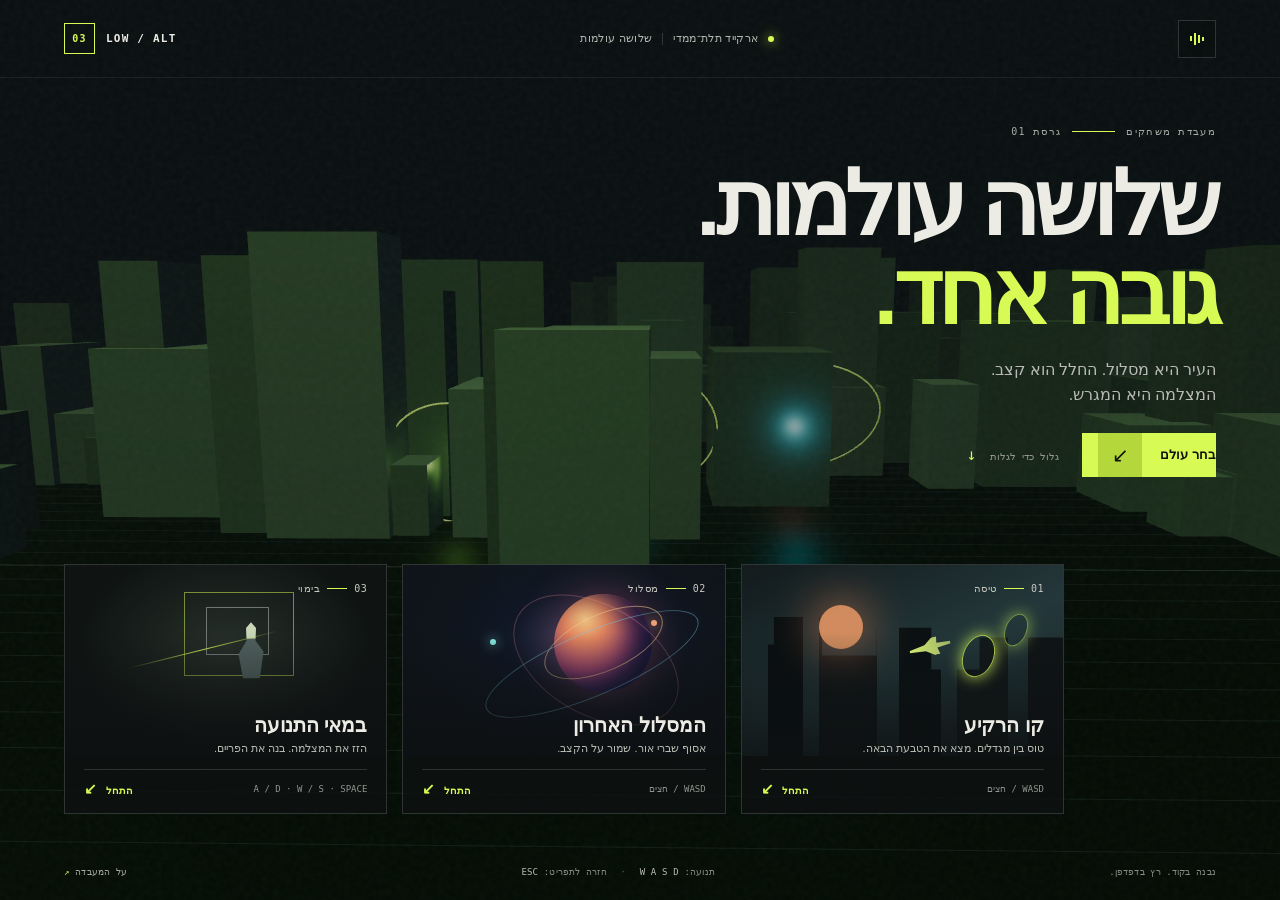
<file: index.html>
<!doctype html>
<html lang="he" dir="rtl">
<head>
  <meta charset="utf-8">
  <meta name="viewport" content="width=device-width, initial-scale=1, viewport-fit=cover">
  <meta name="theme-color" content="#080a0c">
  <meta name="description" content="שלושה עולמות תלת־ממדיים שאפשר לשחק בהם בדפדפן.">
  <link rel="icon" href="data:image/svg+xml,%3Csvg xmlns='http://www.w3.org/2000/svg' viewBox='0 0 64 64'%3E%3Crect width='64' height='64' fill='%23080a0c'/%3E%3Cpath d='M8 32h48M32 8v48' stroke='%23d8fa55' stroke-width='3'/%3E%3Ccircle cx='32' cy='32' r='10' fill='none' stroke='%23d8fa55' stroke-width='3'/%3E%3C/svg%3E">
  <title>טיסה נמוכה · מעבדת משחקים תלת־ממדיים</title>
  <link rel="stylesheet" href="/src/style.css">
</head>
<body>
  <canvas id="world" aria-label="עולם תלת־ממדי אינטראקטיבי"></canvas>
  <div class="grain" aria-hidden="true"></div>
  <header class="topbar">
    <a class="brand" href="/" aria-label="חזרה למעבדה">
      <span class="brand-mark">03</span><span>LOW / ALT</span>
    </a>
    <div class="topbar-meta"><span class="live-dot"></span><span>ארקייד תלת־ממדי</span><span class="meta-divider"></span><span>שלושה עולמות</span></div>
    <button id="soundToggle" class="icon-button" aria-label="השתק או הפעל צלילים"><span class="sound-bars"><i></i><i></i><i></i><i></i></span></button>
  </header>

  <main id="hub" class="hub">
    <section class="hero-copy">
      <p class="eyebrow"><span>מעבדת משחקים</span><span class="eyebrow-line"></span><span>גרסת 01</span></p>
      <h1>שלושה עולמות.<br><em>גובה אחד.</em></h1>
      <p class="hero-description">העיר היא מסלול. החלל הוא קצב.<br>המצלמה היא המגרש.</p>
      <div class="hero-actions"><button class="primary-button" id="jumpIn"><span>בחר עולם</span><b>↙</b></button><span class="scroll-note">גלול כדי לגלות <span>↓</span></span></div>
    </section>
    <section class="game-grid" aria-label="בחר משחק">
      <button class="game-card card-flight" data-game="flight">
        <span class="card-index">01 <i></i> טיסה</span>
        <span class="card-art art-city"><span class="art-sun"></span><span class="art-plane"></span><span class="art-ring r1"></span><span class="art-ring r2"></span></span>
        <span class="card-title">קו הרקיע</span><span class="card-copy">טוס בין מגדלים. מצא את הטבעת הבאה.</span>
        <span class="card-bottom"><span>WASD / חצים</span><b>התחל <i>↙</i></b></span>
      </button>
      <button class="game-card card-orbit" data-game="orbit">
        <span class="card-index">02 <i></i> מסלול</span>
        <span class="card-art art-orbit"><span class="planet"></span><span class="orbit-line o1"></span><span class="orbit-line o2"></span><span class="orbit-dot d1"></span><span class="orbit-dot d2"></span></span>
        <span class="card-title">המסלול האחרון</span><span class="card-copy">אסוף שברי אור. שמור על הקצב.</span>
        <span class="card-bottom"><span>WASD / חצים</span><b>התחל <i>↙</i></b></span>
      </button>
      <button class="game-card card-camera" data-game="camera">
        <span class="card-index">03 <i></i> בימוי</span>
        <span class="card-art art-camera"><span class="camera-frame f1"></span><span class="camera-frame f2"></span><span class="camera-subject"></span><span class="camera-ray"></span></span>
        <span class="card-title">במאי התנועה</span><span class="card-copy">הזז את המצלמה. בנה את הפריים.</span>
      <span class="card-bottom"><span>A / D · W / S · SPACE</span><b>התחל <i>↙</i></b></span>
      </button>
    </section>
    <footer class="hub-footer"><span>נבנה בקוד. רץ בדפדפן.</span><span>תנועה: <kbd>W A S D</kbd> <span class="footer-sep">·</span> חזרה לתפריט: <kbd>ESC</kbd></span><a href="/presentation/">על המעבדה <span>↗</span></a></footer>
  </main>

  <aside id="gameHud" class="game-hud" aria-live="polite">
    <button id="backButton" class="back-button"><span>↗</span> כל העולמות</button>
    <div class="hud-title"><span id="hudIndex">01</span><div><h2 id="hudName"></h2><p id="hudObjective"></p></div></div>
    <div class="hud-stats"><div><span class="stat-label">ניקוד</span><b id="score">000</b></div><div><span class="stat-label">זמן</span><b id="timer">00:00</b></div><div class="progress-stat"><span class="stat-label">התקדמות</span><div class="progress-track"><i id="progressFill"></i></div></div></div>
    <p class="controls-hint" id="controlsHint"></p>
    <div class="toast" id="toast" role="status"></div>
  </aside>

  <div class="crosshair" id="crosshair" aria-hidden="true"><i></i><i></i><b></b></div>
  <div class="mobile-controls" id="mobileControls" aria-label="פקדי תנועה"><button data-key="ArrowUp">↑</button><div><button data-key="ArrowLeft">←</button><button data-key="ArrowDown">↓</button><button data-key="ArrowRight">→</button></div><button id="actionButton" class="action-button">צלם פריים</button></div>

  <script type="module" src="/src/main.js"></script>
</body>
</html>
</file>
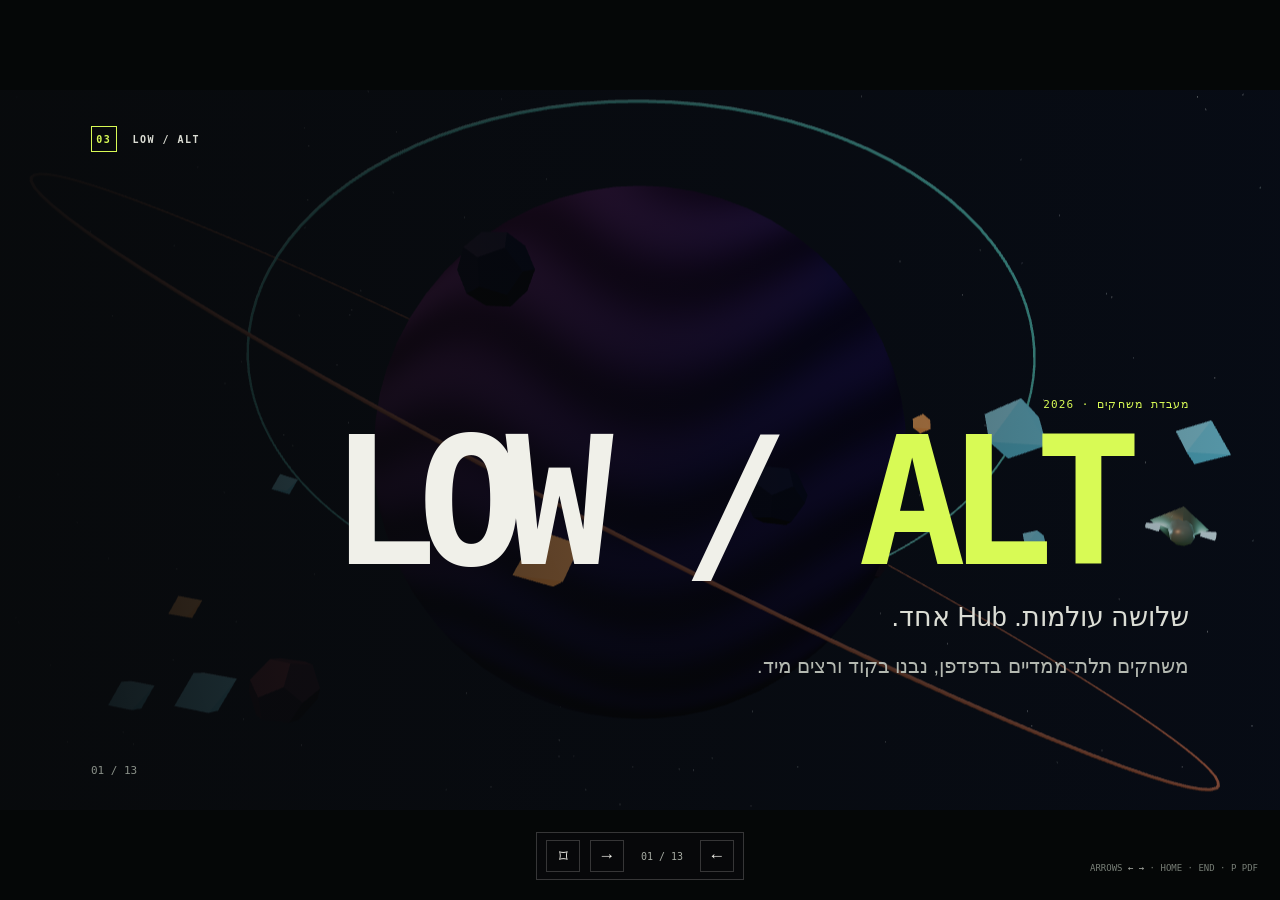
<file: presentation/index.html>
<!doctype html>
<html lang="he" dir="rtl">
<head>
  <meta charset="utf-8"><meta name="viewport" content="width=device-width,initial-scale=1">
  <meta name="theme-color" content="#080a0c"><title>LOW / ALT · מצגת מעבדת המשחקים</title>
  <style>
    :root{--bg:#080a0c;--panel:#111616;--ink:#f0f0e9;--muted:#b4b9b1;--line:rgba(240,240,233,.2);--acid:#d8fa55;--cyan:#8df6ee;--rust:#ff956d;font-family:Arial,"Helvetica Neue",sans-serif;color-scheme:dark}*{box-sizing:border-box}html,body{margin:0;width:100%;height:100%;background:var(--bg);color:var(--ink)}body{overflow:hidden}.deck{position:fixed;inset:0;display:grid;place-items:center;background:#050707}.slide{position:absolute;width:min(100vw,calc(100vh * 16 / 9));height:min(100vh,calc(100vw * 9 / 16));aspect-ratio:16/9;overflow:hidden;background:var(--bg);opacity:0;visibility:hidden;transform:translateY(8px);transition:opacity .28s ease,transform .35s ease;padding:6.2% 7.1% 7.4%;display:flex;flex-direction:column;justify-content:center}.slide.active{opacity:1;visibility:visible;transform:none}.slide:before{content:"";position:absolute;inset:0;z-index:0;background:radial-gradient(ellipse at 12% 82%,rgba(141,246,238,.09),transparent 35%),radial-gradient(ellipse at 88% 11%,rgba(216,250,85,.07),transparent 30%),linear-gradient(133deg,rgba(255,255,255,.025),transparent 48%);pointer-events:none}.slide>*{position:relative;z-index:1}.slide-number{position:absolute;bottom:4.6%;left:7.1%;font:11px Menlo,monospace;color:#888f87;direction:ltr}.brand{position:absolute;top:5%;left:7.1%;font:600 10px Menlo,monospace;letter-spacing:.15em;color:#dbddd4;direction:ltr}.brand i{display:inline-grid;place-items:center;width:26px;height:26px;margin-right:8px;border:1px solid var(--acid);font-style:normal;color:var(--acid)}.eyebrow{font:500 11px Menlo,monospace;color:var(--acid);letter-spacing:.1em;margin:0 0 16px;text-transform:uppercase}.title{font-weight:800;font-size:clamp(36px,5.1vw,72px);letter-spacing:-.045em;line-height:1.04;margin:0 0 20px;max-width:860px}.title em{color:var(--acid);font-style:normal}.subtitle{font-size:clamp(18px,2.1vw,29px);line-height:1.35;color:#dbddd5;margin:0 0 14px}.body{max-width:670px;font-size:clamp(16px,1.55vw,21px);line-height:1.63;color:var(--muted);margin:0}.note{font:12px Menlo,monospace;color:#959c93;line-height:1.65;margin-top:22px}.cover{justify-content:flex-end;padding-bottom:10%}.cover .title{font:800 clamp(70px,14vw,192px) Menlo,monospace;letter-spacing:-.11em;line-height:.84;direction:ltr;text-align:left;margin:0 0 22px;color:var(--ink)}.cover .title em{color:var(--acid)}.cover .subtitle{max-width:800px}.cover .body{max-width:590px}.cover:before{background:linear-gradient(90deg,rgba(8,10,12,.97),rgba(8,10,12,.54) 58%,rgba(8,10,12,.2)),url('assets/cover-art.png') 50% 47%/cover,radial-gradient(circle at 70% 30%,#304143,#080a0c 55%)}.split,.game,.game-slide{display:grid;grid-template-columns:1fr .95fr;gap:5.5%;align-items:center}.split .copy,.game-slide .copy{max-width:100%;}.image-frame{height:72%;width:100%;min-height:250px;overflow:hidden;border:1px solid var(--line);position:relative;background:#151a1a}.image-frame img{width:100%;height:100%;object-fit:cover;display:block}.image-frame:after{content:"";position:absolute;inset:55% 0 0;background:linear-gradient(transparent,rgba(8,10,12,.55))}.game-slide .image-frame{height:74%}.image-label{position:absolute;left:15px;bottom:13px;z-index:2;font:10px Menlo,monospace;color:#f1f2ea;direction:ltr}.tags{display:flex;flex-wrap:wrap;gap:8px;margin-top:20px}.tag{border:1px solid var(--line);padding:7px 10px;color:#c6cbc2;font:10px Menlo,monospace;direction:ltr}.controls{color:var(--acid);font:12px Menlo,monospace;margin-top:19px;direction:ltr;text-align:right}.timeline{display:grid;grid-template-columns:repeat(4,1fr);gap:12px;margin-top:40px}.timeline-card,.pack-card,.check-row,.metric{border:1px solid var(--line);background:rgba(255,255,255,.025)}.timeline-card{min-height:150px;padding:18px 16px}.num{font:12px Menlo,monospace;color:var(--acid);display:block;margin-bottom:24px}.timeline-card h3,.pack-card h3{font-size:20px;margin:0 0 8px}.timeline-card p,.pack-card p{font-size:14px;line-height:1.55;color:var(--muted);margin:0}.metric-grid{display:grid;grid-template-columns:repeat(4,1fr);gap:13px;margin:30px 0 18px}.metric{padding:19px 17px;min-height:115px}.metric b{font:700 clamp(33px,4vw,55px) Menlo,monospace;color:var(--acid);display:block;direction:ltr;text-align:right}.metric span{font-size:13px;color:var(--muted)}.pack-grid{display:grid;grid-template-columns:repeat(3,1fr);gap:12px;margin-top:27px}.pack-card{padding:18px;min-height:135px}.pack-card h3{font:600 14px Menlo,monospace;color:var(--acid);direction:ltr;text-align:left}.checklist{display:grid;grid-template-columns:1fr 1fr;gap:12px;margin-top:26px}.check-row{padding:14px 14px 14px 12px;display:flex;align-items:center;gap:11px;font-size:15px;color:#daddd5;line-height:1.4}.check-row i{width:18px;height:18px;flex:none;border:1px solid var(--acid);display:grid;place-items:center;color:var(--acid);font:12px Menlo,monospace;font-style:normal}.links{display:flex;flex-wrap:wrap;gap:10px;margin-top:28px}.links a{color:var(--bg);background:var(--acid);padding:12px 17px;text-decoration:none;font-size:13px;font-weight:700}.links a:last-child{background:transparent;border:1px solid var(--line);color:var(--ink)}.source-link{color:var(--cyan);font:12px Menlo,monospace;direction:ltr;display:inline-block;margin-top:18px}.controls-bar{position:fixed;z-index:10;left:50%;bottom:20px;transform:translateX(-50%);display:flex;align-items:center;gap:10px;padding:7px 9px;background:rgba(8,10,12,.88);border:1px solid var(--line);backdrop-filter:blur(12px)}.controls-bar button{width:34px;height:32px;border:1px solid var(--line);background:transparent;color:var(--ink);cursor:pointer;font-size:17px}.controls-bar button:hover{border-color:var(--acid);color:var(--acid)}.counter{min-width:56px;text-align:center;color:#a5aaa2;font:10px Menlo,monospace;direction:ltr}.progress{position:fixed;z-index:11;inset:0 auto auto 0;height:3px;width:0;background:var(--acid);transition:width .25s}.help{position:fixed;z-index:5;right:22px;bottom:27px;color:#777e76;font:9px Menlo,monospace;direction:ltr}.help kbd{color:#b7bbb3;font:9px Menlo,monospace}@media(max-width:700px){.slide{padding:10% 7% 14%}.title{font-size:clamp(34px,8vw,52px)}.split,.game,.game-slide{grid-template-columns:1fr;grid-template-rows:auto 36%;gap:18px}.image-frame,.game-slide .image-frame{height:100%;min-height:140px}.split .body,.game-slide .body{font-size:14px}.timeline{grid-template-columns:repeat(2,1fr);gap:8px;margin-top:18px}.timeline-card{min-height:105px;padding:12px}.timeline-card .num{margin-bottom:8px}.timeline-card h3{font-size:16px}.timeline-card p,.pack-card p{font-size:11px}.metric-grid{grid-template-columns:repeat(2,1fr);gap:8px;margin:16px 0}.metric{min-height:70px;padding:9px}.metric b{font-size:30px}.metric span{font-size:10px}.pack-grid{gap:7px;margin-top:16px}.pack-card{padding:10px;min-height:100px}.pack-card h3{font-size:10px}.checklist{gap:7px;margin-top:15px}.check-row{font-size:11px;padding:9px;gap:7px}.check-row i{width:14px;height:14px}.note{font-size:10px;margin-top:12px}.controls-bar{bottom:10px}.help{display:none}.cover .title{font-size:clamp(56px,16vw,105px)}.slide-number{bottom:3.7%}}
    @media print{@page{size:13.333in 7.5in;margin:0}html,body{width:13.333in;height:auto;background:var(--bg);overflow:visible;display:block}.deck{position:static;width:13.333in;height:auto;background:var(--bg);overflow:visible;display:block}.slide{display:flex!important;position:relative;visibility:visible;opacity:1;transform:none;width:13.333in;height:7.5in;page-break-after:always;break-after:page;box-shadow:none}.slide:last-child{page-break-after:auto;break-after:auto}.controls-bar,.progress,.help{display:none!important}}
  </style>
</head>
<body>
  <div class="deck" id="deck"></div><div class="progress" id="progress"></div>
  <div class="controls-bar"><button id="prev" aria-label="שקופית קודמת">←</button><span class="counter" id="counter">01 / 13</span><button id="next" aria-label="שקופית הבאה">→</button><button id="print" aria-label="הדפסה או PDF">⌑</button></div>
  <div class="help">ARROWS <kbd>←</kbd> <kbd>→</kbd> · HOME · END · P PDF</div>
  <script type="module">
    import data from './deck.json' with { type: 'json' };
    const deck=document.querySelector('#deck');
    const escapeHtml=s=>String(s||'').replace(/[&<>"']/g,c=>({'&':'&amp;','<':'&lt;','>':'&gt;','"':'&quot;',"'":'&#39;'}[c]));
    function img(path,label){return `<div class="image-frame"><img src="${escapeHtml(path)}" alt="צילום מסך אמיתי מתוך המשחק"><span class="image-label">${escapeHtml(label||'LOW / ALT · LIVE FRAME')}</span></div>`}
    function tags(items){return items?.length?`<div class="tags">${items.map(x=>`<span class="tag">${escapeHtml(x)}</span>`).join('')}</div>`:''}
    function render(s,i){let content='';
      if(s.type==='cover')content=`<p class="eyebrow">${escapeHtml(s.eyebrow)}</p><h1 class="title">LOW / <em>ALT</em></h1><p class="subtitle">${escapeHtml(s.subtitle)}</p><p class="body">${escapeHtml(s.body)}</p>`;
      else if(s.type==='split')content=`<div class="copy"><p class="eyebrow">${escapeHtml(s.eyebrow)}</p><h2 class="title">${escapeHtml(s.title)}</h2><p class="body">${escapeHtml(s.body)}</p>${tags(s.tags)}<p class="note">${escapeHtml(s.note||'')}</p></div>${img(s.image,s.eyebrow)}`;
      else if(s.type==='game')content=`${img(s.image,s.eyebrow)}<div class="copy"><p class="eyebrow">${escapeHtml(s.eyebrow)}</p><h2 class="title">${escapeHtml(s.title)}</h2><p class="subtitle">${escapeHtml(s.subtitle)}</p><p class="body">${escapeHtml(s.body)}</p><p class="controls">${escapeHtml(s.controls)}</p></div>`;
      else if(s.type==='timeline')content=`<p class="eyebrow">${escapeHtml(s.eyebrow)}</p><h2 class="title">${escapeHtml(s.title)}</h2><p class="body">${escapeHtml(s.body)}</p><div class="timeline">${s.items.map(x=>`<article class="timeline-card"><span class="num">${escapeHtml(x[0])}</span><h3>${escapeHtml(x[1])}</h3><p>${escapeHtml(x[2])}</p></article>`).join('')}</div>`;
      else if(s.type==='metrics')content=`<p class="eyebrow">${escapeHtml(s.eyebrow)}</p><h2 class="title">${escapeHtml(s.title)}</h2><div class="metric-grid">${s.items.map(x=>`<div class="metric"><b>${escapeHtml(x[0])}</b><span>${escapeHtml(x[1])}</span></div>`).join('')}</div><p class="body">${escapeHtml(s.body)}</p>`;
      else if(s.type==='pack')content=`<p class="eyebrow">${escapeHtml(s.eyebrow)}</p><h2 class="title">${escapeHtml(s.title)}</h2><div class="pack-grid">${s.items.map(x=>`<article class="pack-card"><h3>${escapeHtml(x[0])}</h3><p>${escapeHtml(x[1])}</p></article>`).join('')}</div><p class="note">${escapeHtml(s.note)}</p>`;
      else if(s.type==='checklist')content=`<p class="eyebrow">${escapeHtml(s.eyebrow)}</p><h2 class="title">${escapeHtml(s.title)}</h2><div class="checklist">${s.items.map(x=>`<div class="check-row"><i>✓</i><span>${escapeHtml(x)}</span></div>`).join('')}</div>`;
      else if(s.type==='release')content=`<p class="eyebrow">${escapeHtml(s.eyebrow)}</p><h2 class="title">${escapeHtml(s.title)}</h2><p class="body">${escapeHtml(s.body)}</p><div class="links">${s.links.map(x=>`<a href="${escapeHtml(x[1])}">${escapeHtml(x[0])} ↗</a>`).join('')}</div>`;
      else content=`<p class="eyebrow">${escapeHtml(s.eyebrow)}</p><h2 class="title">${escapeHtml(s.title)}</h2><p class="body">${escapeHtml(s.body)}</p><p class="note">${escapeHtml(s.note)}</p><a class="source-link" href="${escapeHtml(s.link)}">${escapeHtml(s.link)}</a>`;
      return `<section class="slide ${s.type} ${i===0?'active':''}" aria-label="שקופית ${i+1}"><span class="brand"><i>03</i> LOW / ALT</span>${content}<span class="slide-number">${String(i+1).padStart(2,'0')} / ${String(data.slides.length).padStart(2,'0')}</span></section>`;
    }
    deck.innerHTML=data.slides.map(render).join('');
    const slides=[...document.querySelectorAll('.slide')];let current=0;
    function show(n){current=Math.max(0,Math.min(slides.length-1,n));slides.forEach((s,i)=>s.classList.toggle('active',i===current));document.querySelector('#counter').textContent=`${String(current+1).padStart(2,'0')} / ${String(slides.length).padStart(2,'0')}`;document.querySelector('#progress').style.width=((current+1)/slides.length*100)+'%';history.replaceState(null,'','#'+(current+1));}
    document.querySelector('#prev').onclick=()=>show(current-1);document.querySelector('#next').onclick=()=>show(current+1);document.querySelector('#print').onclick=()=>window.print();
    window.addEventListener('keydown',e=>{if(e.key==='ArrowLeft'||e.key==='PageDown')show(current+1);if(e.key==='ArrowRight'||e.key==='PageUp')show(current-1);if(e.key==='Home')show(0);if(e.key==='End')show(slides.length-1);if(e.key.toLowerCase()==='p')window.print();});
    if(location.hash)show(Number(location.hash.slice(1))-1);window.__deck={ready:true,total:slides.length,go:show};
  </script>
</body>
</html>
</file>
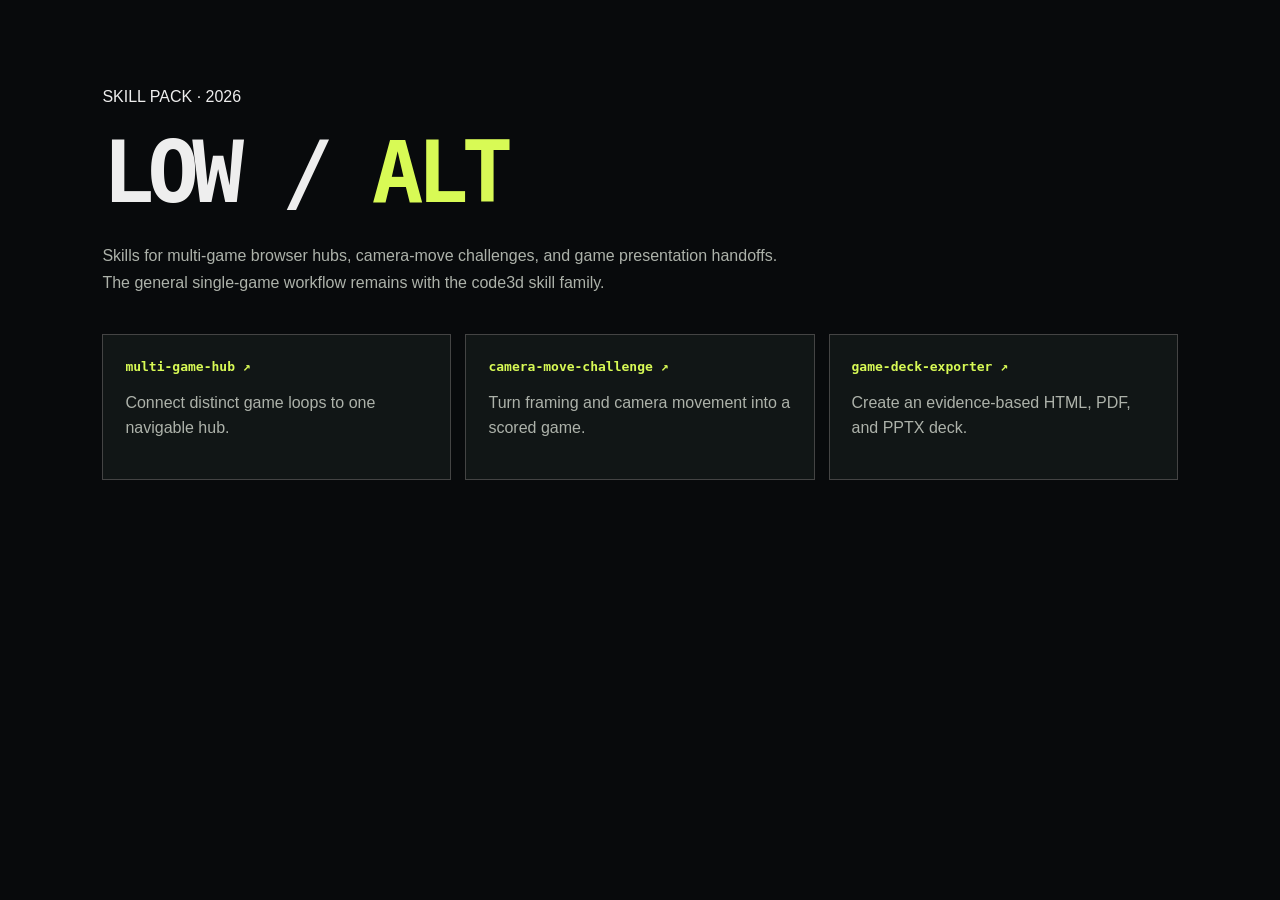
<file: skills/index.html>
<!doctype html><html lang="en"><head><meta charset="utf-8"><meta name="viewport" content="width=device-width,initial-scale=1"><title>LOW / ALT · Skill Pack</title><style>body{margin:0;background:#080a0c;color:#eee;font:16px Arial,sans-serif;padding:8vh 8vw}h1{font:700 clamp(40px,8vw,86px) Menlo,monospace;letter-spacing:-.08em;margin:0 0 20px}em{color:#d8fa55;font-style:normal}.intro{color:#adb2aa;max-width:680px;line-height:1.7}.grid{display:grid;grid-template-columns:repeat(3,1fr);gap:14px;margin-top:38px}.card{border:1px solid #444;padding:22px;background:#111616}.card a{color:#d8fa55;text-decoration:none;font:600 13px Menlo,monospace}.card p{color:#adb2aa;line-height:1.55}@media(max-width:720px){.grid{grid-template-columns:1fr}}</style></head><body><p>SKILL PACK · 2026</p><h1>LOW / <em>ALT</em></h1><p class="intro">Skills for multi-game browser hubs, camera-move challenges, and game presentation handoffs. The general single-game workflow remains with the code3d skill family.</p><section class="grid"><article class="card"><a href="multi-game-hub/SKILL.md">multi-game-hub ↗</a><p>Connect distinct game loops to one navigable hub.</p></article><article class="card"><a href="camera-move-challenge/SKILL.md">camera-move-challenge ↗</a><p>Turn framing and camera movement into a scored game.</p></article><article class="card"><a href="game-deck-exporter/SKILL.md">game-deck-exporter ↗</a><p>Create an evidence-based HTML, PDF, and PPTX deck.</p></article></section></body></html>
</file>
<file: src/style.css>
:root{color-scheme:dark;--ink:#ecebe4;--muted:#a4a69f;--line:rgba(236,235,228,.16);--acid:#d8fa55;--cyan:#8df6ee;--orange:#ff875a;--bg:#080a0c;font-family:Heebo,Arial,sans-serif}*{box-sizing:border-box}html,body{margin:0;min-height:100%;background:var(--bg);color:var(--ink)}body{min-height:100svh;overflow:hidden}button,a{-webkit-tap-highlight-color:transparent}button{font:inherit;color:inherit}#world{position:fixed;inset:0;width:100%;height:100%;z-index:0;display:block}.grain{position:fixed;inset:0;z-index:1;pointer-events:none;opacity:.08;background-image:url("data:image/svg+xml,%3Csvg viewBox='0 0 180 180' xmlns='http://www.w3.org/2000/svg'%3E%3Cfilter id='n'%3E%3CfeTurbulence type='fractalNoise' baseFrequency='.85' numOctaves='3' stitchTiles='stitch'/%3E%3C/filter%3E%3Crect width='100%25' height='100%25' filter='url(%23n)' opacity='.48'/%3E%3C/svg%3E")}.topbar{position:fixed;inset:0 0 auto;z-index:5;height:78px;padding:0 5vw;display:flex;align-items:center;justify-content:space-between;border-bottom:1px solid rgba(255,255,255,.07);direction:ltr}.brand{display:flex;gap:11px;align-items:center;color:var(--ink);text-decoration:none;font:600 11px 'Menlo',monospace;letter-spacing:.11em}.brand-mark{width:31px;height:31px;display:grid;place-items:center;border:1px solid var(--acid);color:var(--acid);font-size:10px}.topbar-meta{direction:rtl;display:flex;align-items:center;gap:10px;color:#b3b5ae;font-size:11px;letter-spacing:.03em}.live-dot{width:6px;height:6px;border-radius:50%;background:var(--acid);box-shadow:0 0 12px var(--acid)}.meta-divider{height:12px;width:1px;background:var(--line)}.icon-button{width:38px;height:38px;border:1px solid var(--line);background:rgba(9,11,12,.3);display:grid;place-items:center;cursor:pointer}.sound-bars{height:14px;display:flex;align-items:center;gap:2px}.sound-bars i{width:2px;background:var(--acid);height:5px;animation:equalize .8s ease-in-out infinite alternate}.sound-bars i:nth-child(2){height:12px;animation-delay:.2s}.sound-bars i:nth-child(3){height:8px;animation-delay:.4s}.sound-bars i:nth-child(4){height:4px;animation-delay:.1s}.muted .sound-bars i{height:2px;animation:none}@keyframes equalize{to{transform:scaleY(.35)}}.hub{position:relative;z-index:2;max-width:1500px;margin:auto;height:100svh;min-height:720px;padding:clamp(118px,14vh,176px) 5vw 86px;display:flex;flex-direction:column;justify-content:space-between;opacity:1;transition:opacity .35s,transform .45s}.hub.leaving{opacity:0;transform:scale(.985);pointer-events:none}.hero-copy{position:relative;max-width:720px}.eyebrow{display:flex;align-items:center;gap:11px;color:#a8aba4;margin:0 0 23px;font:500 10px 'Menlo',monospace;letter-spacing:.13em}.eyebrow-line{width:43px;height:1px;background:var(--acid)}h1{font-size:clamp(48px,7vw,104px);line-height:.99;letter-spacing:-.06em;margin:0;font-weight:800}h1 em{font-style:normal;color:var(--acid)}.hero-description{font-size:16px;line-height:1.55;color:#b8bab3;margin:21px 0 0}.hero-actions{display:flex;align-items:center;gap:23px;margin-top:25px}.primary-button{height:44px;padding:0 0 0 16px;display:flex;align-items:center;gap:18px;border:0;background:var(--acid);color:#10120b;font-weight:700;font-size:13px;cursor:pointer}.primary-button b{height:44px;width:44px;display:grid;place-items:center;background:#b4d83b;font:500 20px Arial}.scroll-note{font:10px 'Menlo',monospace;color:#959891}.scroll-note span{padding-right:8px;color:var(--acid);font-size:16px}.game-grid{position:relative;display:grid;grid-template-columns:repeat(3,1fr);gap:15px;max-width:1000px;width:100%;align-self:flex-end;margin-top:20px}.game-card{position:relative;text-align:right;direction:rtl;height:250px;padding:18px 19px 15px;border:1px solid rgba(255,255,255,.15);background:rgba(15,18,19,.77);overflow:hidden;cursor:pointer;display:flex;flex-direction:column;align-items:stretch;transition:border-color .25s,transform .3s,background .3s}.game-card:hover{transform:translateY(-5px);border-color:var(--acid);background:rgba(17,21,19,.9)}.card-index{position:relative;z-index:2;display:flex;align-items:center;gap:7px;color:#c8c9c2;font:10px 'Menlo',monospace;letter-spacing:.05em}.card-index i{height:1px;width:20px;background:var(--acid)}.card-art{position:absolute;inset:0 0 57px;overflow:hidden;opacity:.93}.card-art:after{content:"";position:absolute;inset:35% 0 0;background:linear-gradient(180deg,transparent,rgba(14,17,18,.8))}.art-city{background:linear-gradient(154deg,#151e20 5%,#263b3e 53%,#1a272a)}.art-city:before{content:"";position:absolute;inset:27% 0 0;background:linear-gradient(90deg,transparent 0 8%,#0a1012 8% 19%,transparent 19% 24%,#111719 24% 42%,transparent 42% 49%,#0c1214 49% 62%,transparent 62% 67%,#131a1b 67% 83%,transparent 83% 89%,#101517 89%);clip-path:polygon(0 20%,10% 20%,10% 0,25% 0,25% 28%,42% 28%,42% 8%,59% 8%,59% 38%,74% 38%,74% 15%,100% 15%,100% 100%,0 100%)}.art-sun{position:absolute;top:21%;left:24%;width:44px;height:44px;border-radius:50%;background:#f5a16b;box-shadow:0 0 48px #f78e5e;opacity:.9}.art-plane{position:absolute;z-index:1;top:38%;left:52%;width:42px;height:18px;background:linear-gradient(90deg,#e0fa78,#a8bf6d);clip-path:polygon(0 45%,38% 33%,58% 0,70% 0,67% 36%,100% 44%,100% 57%,67% 63%,70% 100%,58% 100%,38% 68%,0 57%);filter:drop-shadow(0 0 11px #cffa77);transform:rotate(-14deg)}.art-ring{position:absolute;z-index:1;left:69%;top:36%;border:1px solid rgba(216,250,85,.8);border-radius:50%;width:31px;height:44px;transform:rotate(23deg);box-shadow:0 0 15px #c9ef62}.r2{left:82%;top:25%;width:22px;height:34px;opacity:.65}.art-orbit{background:radial-gradient(ellipse at 54% 39%,#293551 0,#111827 29%,#10151b 66%)}.planet{position:absolute;left:47%;top:15%;width:98px;height:98px;border-radius:50%;background:radial-gradient(circle at 32% 26%,#ffd28b 0,#f38e64 22%,#a54775 53%,#352b65 80%);box-shadow:inset -18px -4px 28px #161635,0 0 42px rgba(245,111,148,.35)}.planet:after{content:"";position:absolute;inset:21% -15%;border:1px solid rgba(255,213,150,.55);border-radius:50%;transform:rotate(-24deg)}.orbit-line{position:absolute;border:1px solid rgba(129,211,244,.44);border-radius:50%;width:230px;height:64px;left:23%;top:35%;transform:rotate(-23deg)}.o2{width:180px;height:110px;left:32%;top:21%;border-color:rgba(249,149,166,.3);transform:rotate(30deg)}.orbit-dot{position:absolute;width:6px;height:6px;border-radius:50%;background:var(--cyan);box-shadow:0 0 12px var(--cyan);left:27%;top:39%}.d2{left:77%;top:29%;background:#ffab80;box-shadow:0 0 12px #ffab80}.art-camera{background:radial-gradient(ellipse at 50% 42%,#29332c,#101514 64%)}.camera-frame{position:absolute;left:37%;top:14%;width:110px;height:84px;border:1px solid rgba(216,250,85,.55)}.f2{left:44%;top:22%;width:63px;height:48px;border-color:rgba(255,255,255,.4)}.camera-subject{position:absolute;left:54%;top:30%;width:25px;height:56px;background:linear-gradient(#d7e5c4 0 29%,#566765 30%);clip-path:polygon(50% 0,70% 10%,68% 33%,100% 52%,85% 100%,18% 100%,0 57%,32% 33%,30% 10%);filter:drop-shadow(0 0 12px #cafa78)}.camera-ray{position:absolute;left:19%;top:44%;width:155px;height:1px;background:linear-gradient(90deg,transparent,var(--acid),transparent);transform:rotate(-14deg)}.card-title{position:relative;z-index:2;margin-top:auto;font-size:20px;font-weight:700;line-height:1.1}.card-copy{position:relative;z-index:2;margin-top:6px;color:#b7b9b1;font-size:11px}.card-bottom{position:relative;z-index:2;margin-top:14px;padding-top:10px;border-top:1px solid rgba(255,255,255,.14);display:flex;align-items:center;justify-content:space-between;color:#92968e;font:9px 'Menlo',monospace}.card-bottom b{color:var(--acid);font:600 10px Heebo}.card-bottom i{font-style:normal;margin-right:6px;font-size:15px}.hub-footer{position:absolute;inset:auto 5vw 23px;display:flex;justify-content:space-between;align-items:center;color:#898d85;font:9px 'Menlo',monospace;letter-spacing:.02em}.hub-footer kbd{color:#bbbdb4;font:9px 'Menlo',monospace}.footer-sep{padding:0 8px;color:#596058}.hub-footer a{color:#aaa;text-decoration:none}.hub-footer a:hover{color:var(--acid)}.hub-footer a span{color:var(--acid)}.game-hud{position:fixed;inset:93px 5vw 0;z-index:3;display:none;pointer-events:none}.game-hud.visible{display:block}.back-button{pointer-events:auto;border:1px solid var(--line);background:rgba(8,10,12,.56);padding:10px 13px;display:flex;align-items:center;gap:9px;font-size:11px;cursor:pointer}.back-button span{font-size:17px;color:var(--acid);transform:rotate(45deg)}.hud-title{position:absolute;top:0;right:0;display:flex;gap:14px;align-items:flex-start;text-align:right}.hud-title>span{font:11px 'Menlo',monospace;color:var(--acid);padding-top:5px}.hud-title h2{margin:0;font-size:27px;line-height:1.1}.hud-title p{margin:6px 0 0;color:#b1b4ad;font-size:12px}.hud-stats{position:absolute;top:81px;right:0;display:flex;gap:28px;align-items:end;padding:13px 16px;background:rgba(7,10,11,.65);border:1px solid var(--line);min-width:340px}.hud-stats>div{display:flex;flex-direction:column;gap:5px}.stat-label{color:#92968e;font:9px 'Menlo',monospace}.hud-stats b{font:600 17px 'Menlo',monospace;color:var(--acid)}.progress-stat{width:100px}.progress-track{height:3px;background:#454a44;width:100px}.progress-track i{display:block;height:100%;width:0;background:var(--acid);transition:width .25s}.controls-hint{position:absolute;top:168px;right:0;color:#b5b8af;background:rgba(7,10,11,.45);padding:9px 12px;font-size:10px}.toast{position:absolute;right:50%;top:43%;transform:translate(50%,-50%) scale(.96);opacity:0;padding:12px 18px;border:1px solid rgba(216,250,85,.55);background:rgba(8,10,12,.72);font-weight:700;font-size:15px;transition:opacity .2s,transform .2s}.toast.show{opacity:1;transform:translate(50%,-50%) scale(1)}.crosshair{position:fixed;z-index:2;left:50%;top:50%;width:36px;height:36px;display:none;transform:translate(-50%,-50%);pointer-events:none}.crosshair.visible{display:block}.crosshair i{position:absolute;background:rgba(220,250,139,.85)}.crosshair i:first-child{width:1px;height:100%;left:50%}.crosshair i:nth-child(2){height:1px;width:100%;top:50%}.crosshair b{position:absolute;width:7px;height:7px;left:50%;top:50%;border:1px solid var(--acid);border-radius:50%;transform:translate(-50%,-50%)}.mobile-controls{display:none}.no-webgl{position:fixed;inset:0;z-index:10;background:#080a0c;display:grid;place-items:center;padding:30px;text-align:center}.no-webgl[hidden]{display:none}@media(max-width:760px){.topbar{height:64px;padding:0 20px}.topbar-meta{font-size:9px;gap:7px}.hub{min-height:100svh;height:auto;padding:100px 20px 76px;justify-content:flex-start;gap:26px;overflow:auto}.hero-copy{max-width:550px}.eyebrow{margin-bottom:14px}h1{font-size:clamp(46px,13vw,76px)}.hero-description{font-size:14px;margin-top:15px}.hero-actions{margin-top:18px}.game-grid{grid-template-columns:1fr;gap:9px;margin-top:0}.game-card{height:170px;padding:13px 15px}.card-art{inset:0 0 48px 0}.card-title{font-size:17px}.card-copy{font-size:10px}.card-bottom{margin-top:9px;padding-top:7px}.hub-footer{position:relative;inset:auto;display:grid;grid-template-columns:1fr 1fr;gap:8px;font-size:8px}.hub-footer a{grid-column:1/-1}.game-hud{inset:78px 18px 0}.hud-title{top:52px}.hud-title h2{font-size:22px}.hud-title p{font-size:11px}.hud-stats{top:130px;min-width:0;width:100%;gap:18px;justify-content:space-between;padding:10px 12px}.progress-stat{width:70px}.progress-track{width:70px}.controls-hint{top:190px;font-size:9px}.mobile-controls{position:fixed;display:none;z-index:4;bottom:24px;right:22px;pointer-events:auto}.mobile-controls.visible{display:flex;flex-direction:column;gap:4px}.mobile-controls>div{display:flex;gap:4px}.mobile-controls button{width:42px;height:38px;border:1px solid rgba(255,255,255,.23);background:rgba(8,10,12,.55);color:#e4e8d9}.mobile-controls button:active{background:var(--acid);color:#111}.hub-footer span:nth-child(2){text-align:left}}@media(prefers-reduced-motion:reduce){*,*:before,*:after{animation-duration:.01ms!important;transition-duration:.01ms!important;scroll-behavior:auto!important}}
@media(max-width:760px){.mobile-controls .action-button{display:none}.mobile-controls .action-button.active{display:block;width:auto;padding:0 12px;height:34px;border-color:rgba(216,250,85,.5);color:var(--acid);font-size:11px}}

.game-hud .hud-title>span{display:none}
</file>
